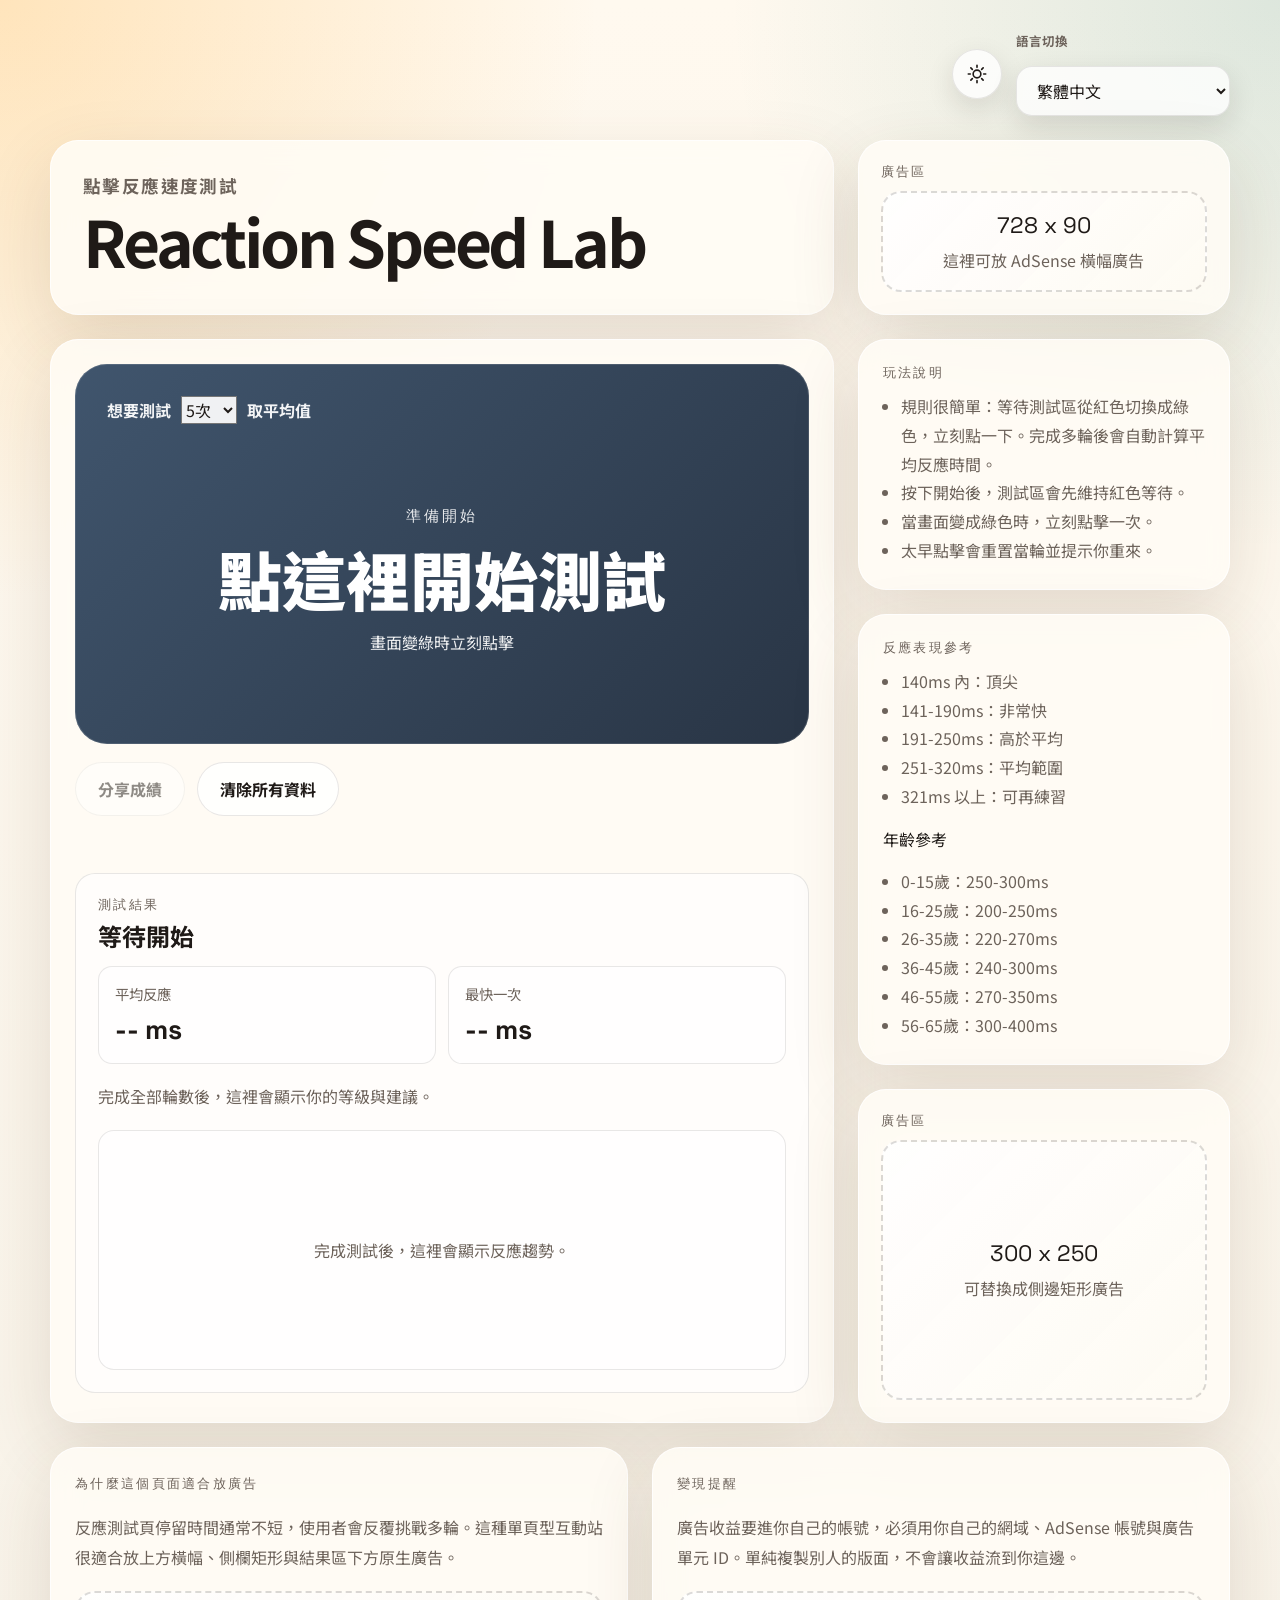
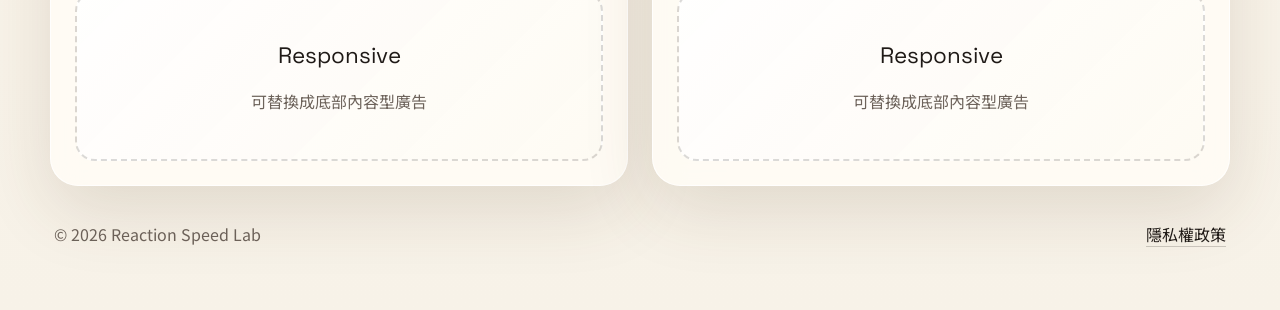
<file: index.html>
<!doctype html>
<html lang="zh-Hant">
  <head>
    <meta charset="UTF-8" />
    <meta name="viewport" content="width=device-width, initial-scale=1.0" />
    <title id="page-title">點擊反應速度測試</title>
    <meta
      id="meta-description"
      name="description"
      content="免費測試你的點擊反應速度。等待畫面變綠後立即點擊，完成多輪測試後取得平均反應時間與成績評語。"
    />
    <meta id="og-title" property="og:title" content="點擊反應速度測試" />
    <meta
      id="og-description"
      property="og:description"
      content="紅色待命、綠色點擊，快速測出你的平均反應速度。"
    />
    <meta property="og:type" content="website" />
    <link rel="preconnect" href="https://fonts.googleapis.com" />
    <link rel="preconnect" href="https://fonts.gstatic.com" crossorigin />
    <link
      href="https://fonts.googleapis.com/css2?family=Noto+Sans+TC:wght@400;500;700;900&family=Space+Grotesk:wght@500;700&display=swap"
      rel="stylesheet"
    />
    <link rel="stylesheet" href="./styles.css" />
    <script src="./adsense-config.js"></script>
  </head>
  <body>
    <div class="page-shell">
      <div class="topbar">
        <div class="control-group theme-switcher">
          <button id="theme-toggle-button" class="theme-icon-button" type="button" aria-label="切換主題" title="切換主題">
            <span id="theme-toggle-icon" class="theme-toggle-icon" aria-hidden="true"></span>
          </button>
        </div>
        <div class="control-group language-switcher">
          <label for="language-select" class="topbar-label" data-i18n="languageLabel">語言切換</label>
          <select id="language-select">
            <option value="zh-Hant">繁體中文</option>
            <option value="en">English</option>
            <option value="ja">日本語</option>
            <option value="ko">한국어</option>
          </select>
        </div>
      </div>

      <header class="hero">
        <div class="hero-copy">
          <p id="hero-subtitle" class="hero-subtitle">點擊反應速度測試</p>
          <h1 id="hero-title">Reaction Speed Lab</h1>
        </div>
        <aside class="ad-card">
          <p class="ad-label" data-i18n="adLabel">廣告區</p>
          <div class="ad-slot" data-adsense-unit="heroBanner" data-ad-format="horizontal">
            <div class="ad-placeholder">
              <span>728 x 90</span>
              <p data-i18n="heroAdText">這裡可放 AdSense 橫幅廣告</p>
            </div>
          </div>
        </aside>
      </header>

      <main class="layout">
        <section class="tester-panel">
          <div
            id="test-area"
            class="test-area is-idle"
            role="button"
            tabindex="0"
            aria-live="polite">
            <span class="test-area-toolbar">
              <span class="control-group control-group-inline control-group-inline-light">
                <label for="attempts">
                  <span data-i18n="attemptsLabelPrefix">想要測試</span>
                </label>
                <select id="attempts">
                  <option value="3">3次</option>
                  <option value="5" selected>5次</option>
                  <option value="10">10次</option>
                  <option value="15">15次</option>
                  <option value="20">20次</option>
                </select>
                <span data-i18n="attemptsLabelSuffix">次取平均值</span>
              </span>
            </span>
            <span class="test-area-content">
              <span class="phase">準備開始</span>
              <span class="message">點這裡開始測試</span>
              <span class="hint">畫面變綠時立刻點擊</span>
            </span>
          </div>

          <div class="actions">
            <button id="share-button" class="ghost-button" type="button" data-i18n="shareButton" disabled>分享成績</button>
            <button id="reset-button" class="ghost-button" type="button" data-i18n="resetButton">清除所有資料</button>
          </div>
          <p id="share-feedback" class="share-feedback" aria-live="polite"></p>

          <section class="results-card" aria-live="polite">
            <div class="results-head">
              <div>
                <p class="section-label" data-i18n="resultsLabel">測試結果</p>
                <h2 id="result-title">等待開始</h2>
              </div>
            </div>

            <div class="result-grid">
              <article>
                <span data-i18n="averageLabel">平均反應</span>
                <strong id="average-time">-- ms</strong>
              </article>
              <article>
                <span data-i18n="bestLabel">最快一次</span>
                <strong id="best-time">-- ms</strong>
              </article>
            </div>

            <p id="result-description" class="result-description">
              完成全部輪數後，這裡會顯示你的等級與建議。
            </p>

            <section id="trend-chart" class="trend-chart" aria-live="polite">
              <div id="trend-chart-empty" class="trend-chart-empty">完成測試後，這裡會顯示反應趨勢。</div>
              <svg id="trend-chart-svg" class="trend-chart-svg" viewBox="0 0 640 220" preserveAspectRatio="none"></svg>
            </section>
          </section>
        </section>

        <aside class="sidebar">
          <section class="info-card">
            <p class="section-label" data-i18n="howToPlayLabel">玩法說明</p>
            <ul id="how-to-play-list">
              <li>按下開始後，測試區會先維持紅色等待。</li>
              <li>當畫面變成綠色時，立刻點擊一次。</li>
              <li>太早點擊會重置當輪並提示你重來。</li>
            </ul>
          </section>

          <section class="info-card">
            <p class="section-label" data-i18n="rankingLabel">反應表現參考</p>
            <ul id="ranking-guide">
              <li>140ms 內：頂尖</li>
              <li>141-190ms：非常快</li>
              <li>191-250ms：高於平均</li>
              <li>251-320ms：平均範圍</li>
              <li>321ms 以上：可再練習</li>
            </ul>
            <p id="ranking-note">年齡參考</p>
            <ul id="ranking-age-guide">
              <li>0-15 歲：約 250-300 ms</li>
              <li>16-25 歲：約 200-250 ms</li>
              <li>26-35 歲：約 220-270 ms</li>
              <li>36-45 歲：約 240-300 ms</li>
              <li>46-55 歲：約 270-350 ms</li>
              <li>56-65 歲：約 300-400 ms</li>
            </ul>
          </section>

          <section class="ad-card side-ad">
            <p class="ad-label" data-i18n="adLabel">廣告區</p>
            <div class="ad-slot square" data-adsense-unit="sidebarRectangle" data-ad-format="rectangle">
              <div class="ad-placeholder">
                <span>300 x 250</span>
                <p data-i18n="sideAdText">可替換成側邊矩形廣告</p>
              </div>
            </div>
          </section>
        </aside>
      </main>

      <section class="content-grid">
        <article class="text-card">
          <p class="section-label" data-i18n="monetizeWhyLabel">為什麼這個頁面適合放廣告</p>
          <p id="monetize-why-text">
            反應測試頁停留時間通常不短，使用者會反覆挑戰多輪。這種單頁型互動站很適合放上方橫幅、側欄矩形與結果區下方原生廣告。
          </p>
          <div class="ad-slot content-ad-slot" data-adsense-unit="contentPrimary" data-ad-format="auto">
            <div class="ad-placeholder">
              <span>Responsive</span>
              <p data-i18n="contentAdText">可替換成底部內容型廣告</p>
            </div>
          </div>
        </article>
        <article class="text-card">
          <p class="section-label" data-i18n="monetizeNoteLabel">變現提醒</p>
          <p id="monetize-note-text">
            廣告收益要進你自己的帳號，必須用你自己的網域、AdSense 帳號與廣告單元 ID。單純複製別人的版面，不會讓收益流到你這邊。
          </p>
          <div class="ad-slot content-ad-slot" data-adsense-unit="contentSecondary" data-ad-format="auto">
            <div class="ad-placeholder">
              <span>Responsive</span>
              <p data-i18n="contentAdText">可替換成底部內容型廣告</p>
            </div>
          </div>
        </article>
      </section>

      <footer class="site-footer">
        <p id="footer-copy">© 2026 Reaction Speed Lab</p>
        <nav>
          <a href="./privacy.html" id="privacy-link">隱私權政策</a>
        </nav>
      </footer>
    </div>

    <script src="./script.js"></script>
    <script src="./adsense-loader.js"></script>
  </body>
</html>
</file>
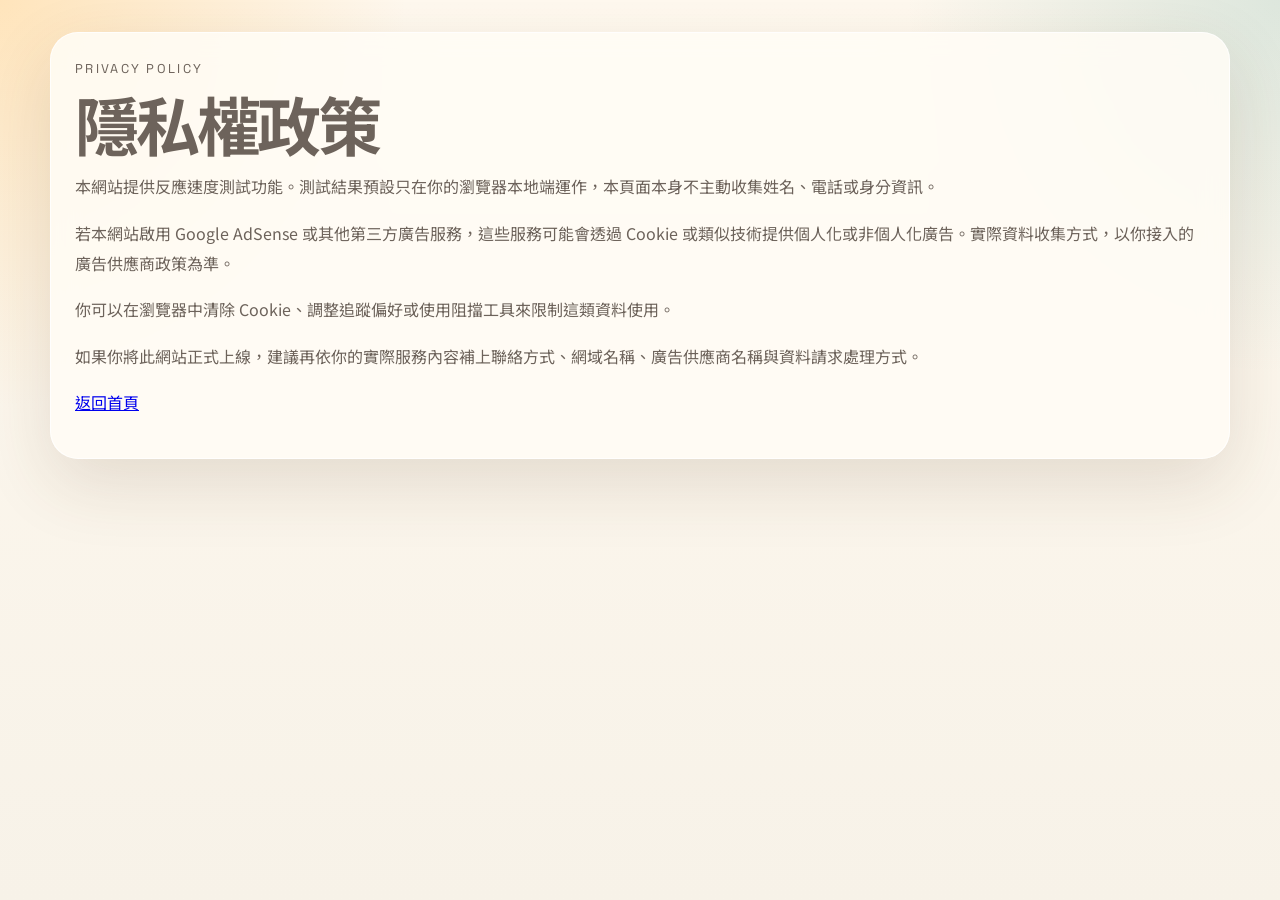
<file: privacy.html>
<!doctype html>
<html lang="zh-Hant">
  <head>
    <meta charset="UTF-8" />
    <meta name="viewport" content="width=device-width, initial-scale=1.0" />
    <title>隱私權政策</title>
    <link rel="preconnect" href="https://fonts.googleapis.com" />
    <link rel="preconnect" href="https://fonts.gstatic.com" crossorigin />
    <link
      href="https://fonts.googleapis.com/css2?family=Noto+Sans+TC:wght@400;500;700;900&family=Space+Grotesk:wght@500;700&display=swap"
      rel="stylesheet"
    />
    <link rel="stylesheet" href="./styles.css" />
  </head>
  <body>
    <div class="page-shell">
      <main class="text-card">
        <p class="section-label">Privacy Policy</p>
        <h1>隱私權政策</h1>
        <p>
          本網站提供反應速度測試功能。測試結果預設只在你的瀏覽器本地端運作，本頁面本身不主動收集姓名、電話或身分資訊。
        </p>
        <p>
          若本網站啟用 Google AdSense 或其他第三方廣告服務，這些服務可能會透過 Cookie 或類似技術提供個人化或非個人化廣告。實際資料收集方式，以你接入的廣告供應商政策為準。
        </p>
        <p>
          你可以在瀏覽器中清除 Cookie、調整追蹤偏好或使用阻擋工具來限制這類資料使用。
        </p>
        <p>
          如果你將此網站正式上線，建議再依你的實際服務內容補上聯絡方式、網域名稱、廣告供應商名稱與資料請求處理方式。
        </p>
        <p><a href="./index.html">返回首頁</a></p>
      </main>
    </div>
  </body>
</html>
</file>
<file: styles.css>
:root {
  --bg: #f7f2e8;
  --paper: rgba(255, 252, 245, 0.88);
  --ink: #1f1a17;
  --muted: #6d635b;
  --surface: rgba(255, 255, 255, 0.78);
  --surface-strong: rgba(255, 255, 255, 0.92);
  --panel: rgba(255, 255, 255, 0.66);
  --panel-strong: rgba(255, 255, 255, 0.84);
  --accent: #0f766e;
  --accent-soft: rgba(15, 118, 110, 0.12);
  --danger: #d9485f;
  --danger-soft: rgba(217, 72, 95, 0.14);
  --warning: #f59e0b;
  --line: rgba(31, 26, 23, 0.1);
  --card-border: rgba(255, 255, 255, 0.8);
  --hero-grad-a: rgba(255, 190, 92, 0.35);
  --hero-grad-b: rgba(15, 118, 110, 0.14);
  --body-grad-top: #fff9ef;
  --shadow: 0 24px 70px rgba(84, 57, 31, 0.14);
  --radius-xl: 28px;
  --radius-lg: 20px;
  --radius-md: 14px;
}

body.theme-dark {
  --bg: #0d1117;
  --paper: rgba(19, 24, 32, 0.96);
  --ink: #f5efe6;
  --muted: #9eabb8;
  --surface: rgba(35, 42, 52, 0.94);
  --surface-strong: rgba(42, 51, 63, 0.98);
  --panel: rgba(24, 30, 39, 0.94);
  --panel-strong: rgba(31, 38, 47, 0.98);
  --accent: #53c7bb;
  --accent-soft: rgba(83, 199, 187, 0.16);
  --line: rgba(244, 239, 231, 0.1);
  --card-border: rgba(255, 255, 255, 0.08);
  --hero-grad-a: rgba(247, 180, 81, 0.1);
  --hero-grad-b: rgba(83, 199, 187, 0.1);
  --body-grad-top: #151b24;
  --shadow: 0 24px 70px rgba(0, 0, 0, 0.46);
}

* {
  box-sizing: border-box;
}

html,
body {
  margin: 0;
  min-height: 100%;
}

body {
  font-family: "Noto Sans TC", sans-serif;
  color: var(--ink);
  background:
    radial-gradient(circle at top left, var(--hero-grad-a), transparent 26%),
    radial-gradient(circle at top right, var(--hero-grad-b), transparent 24%),
    linear-gradient(180deg, var(--body-grad-top) 0%, var(--bg) 100%);
}

body.is-focus-mode {
  overflow: hidden;
}

button,
select {
  font: inherit;
}

.page-shell {
  width: min(1180px, calc(100% - 32px));
  margin: 0 auto;
  padding: 32px 0 48px;
}

.topbar {
  display: flex;
  justify-content: flex-end;
  align-items: center;
  gap: 14px;
  margin-bottom: 24px;
}

.theme-switcher,
.language-switcher {
  min-width: 180px;
}

.topbar-label {
  margin: 0 0 8px;
  font-size: 0.78rem;
  font-weight: 700;
  letter-spacing: 0.08em;
  color: var(--muted);
}

.theme-switcher {
  min-width: auto;
  display: flex;
  align-items: center;
}

.theme-icon-button {
  width: 50px;
  height: 50px;
  display: inline-grid;
  place-items: center;
  border: 1px solid var(--line);
  border-radius: 999px;
  background: var(--surface);
  color: var(--ink);
  cursor: pointer;
  box-shadow: 0 10px 28px rgba(30, 24, 18, 0.12);
  transition:
    transform 140ms ease,
    border-color 140ms ease,
    background 140ms ease,
    box-shadow 140ms ease;
}

.theme-icon-button:hover {
  transform: translateY(-1px);
  border-color: color-mix(in srgb, var(--accent) 34%, var(--line) 66%);
  box-shadow: 0 14px 30px rgba(30, 24, 18, 0.16);
}

.theme-icon-button:focus-visible,
.topbar .control-group select:focus-visible {
  outline: 2px solid color-mix(in srgb, var(--accent) 70%, white 30%);
  outline-offset: 2px;
}

.theme-icon-button span {
  display: inline-grid;
  place-items: center;
  width: 22px;
  height: 22px;
}

.theme-toggle-icon svg {
  width: 22px;
  height: 22px;
  stroke: currentColor;
  fill: none;
  stroke-width: 1.8;
  stroke-linecap: round;
  stroke-linejoin: round;
}

.topbar .control-group select {
  min-height: 50px;
  width: 100%;
  padding: 0 44px 0 16px;
  background: var(--surface);
  color: var(--ink);
  border-color: var(--line);
  border-radius: 16px;
  box-shadow: 0 10px 28px rgba(30, 24, 18, 0.12);
}

.language-switcher {
  display: grid;
  align-content: center;
  gap: 0;
  min-width: 214px;
}

.hero {
  display: grid;
  grid-template-columns: minmax(0, 2fr) minmax(280px, 0.95fr);
  gap: 24px;
  align-items: stretch;
  margin-bottom: 24px;
}

.hero-copy,
.ad-card,
.tester-panel,
.info-card,
.text-card {
  background: var(--paper);
  backdrop-filter: blur(14px);
  border: 1px solid var(--card-border);
  border-radius: var(--radius-xl);
  box-shadow: var(--shadow);
}

.hero-copy {
  padding: 32px;
}

.hero-subtitle {
  margin: 0 0 10px;
  font-family: "Noto Sans TC", sans-serif;
  font-size: 1.1rem;
  font-weight: 700;
  letter-spacing: 0.08em;
  color: var(--muted);
}

.eyebrow,
.section-label,
.ad-label {
  margin: 0 0 10px;
  font-family: "Space Grotesk", sans-serif;
  font-size: 0.8rem;
  letter-spacing: 0.18em;
  text-transform: uppercase;
  color: var(--muted);
}

h1,
h2 {
  margin: 0;
  line-height: 1;
}

h1 {
  font-size: clamp(2.4rem, 5vw, 4.4rem);
  letter-spacing: -0.05em;
}

.intro {
  max-width: 52ch;
  margin: 18px 0 0;
  font-size: 1.05rem;
  line-height: 1.8;
  color: var(--muted);
}

.hero-stats {
  display: grid;
  grid-template-columns: repeat(3, minmax(0, 1fr));
  gap: 12px;
  margin-top: 28px;
}

.hero-stats div {
  padding: 16px;
  background: rgba(255, 255, 255, 0.7);
  border-radius: var(--radius-md);
  border: 1px solid var(--line);
}

.hero-stats strong {
  display: block;
  margin-bottom: 8px;
  font-family: "Space Grotesk", sans-serif;
  font-size: 1.5rem;
}

.hero-stats span {
  color: var(--muted);
  font-size: 0.92rem;
}

.ad-card {
  padding: 22px;
}

.hero .ad-card {
  display: flex;
  flex-direction: column;
}

.hero .ad-slot {
  flex: 1;
  min-height: 0;
}

.ad-slot {
  display: grid;
  place-items: center;
  min-height: 190px;
  border: 2px dashed rgba(31, 26, 23, 0.16);
  border-radius: var(--radius-lg);
  background:
    linear-gradient(135deg, var(--surface-strong), color-mix(in srgb, var(--paper) 85%, var(--bg) 15%));
  text-align: center;
  color: var(--muted);
}

.ad-placeholder {
  display: grid;
  place-items: center;
  gap: 8px;
  padding: 18px;
}

.ad-placeholder p {
  margin: 0;
}

.ad-slot span {
  display: block;
  font-family: "Space Grotesk", sans-serif;
  font-size: 1.4rem;
  color: var(--ink);
}

.ad-slot.square {
  min-height: 260px;
}

.content-ad-slot {
  margin-top: 18px;
  min-height: 170px;
}

.ad-slot[data-adsense-status="ready"] {
  display: block;
  padding: 0;
  border-style: solid;
}

.ad-slot[data-adsense-status="ready"] .ad-placeholder {
  display: none;
}

.ad-slot[data-adsense-status="error"] ins.adsbygoogle {
  display: none !important;
}

.ad-slot ins.adsbygoogle {
  display: block;
  width: 100%;
  min-height: 90px;
}

.ad-slot.square ins.adsbygoogle {
  min-height: 250px;
}

.content-ad-slot ins.adsbygoogle {
  min-height: 160px;
}

.layout {
  display: grid;
  grid-template-columns: minmax(0, 2fr) minmax(280px, 0.95fr);
  gap: 24px;
}

.tester-panel {
  padding: 24px;
}

.controls {
  display: flex;
  align-items: center;
  flex-wrap: wrap;
  gap: 12px;
  margin-bottom: 16px;
}

.control-group {
  display: grid;
  gap: 8px;
}

.control-group-inline {
  display: flex;
  align-items: center;
  flex-wrap: nowrap;
  gap: 10px;
}

.control-group-inline label {
  margin: 0;
}

.control-group-inline span {
  font-weight: 700;
  white-space: nowrap;
}

.control-group-inline select {
  flex: 0 0 auto;
}

.control-group-inline-light {
  color: rgba(255, 255, 255, 0.94);
}

.control-group-inline-light select {
  color: var(--ink);
  background: var(--surface-strong);
}

.controls label {
  font-weight: 700;
}

.controls select {
  border: 1px solid var(--line);
  border-radius: 999px;
  padding: 10px 16px;
  background: var(--surface);
}

.test-area {
  width: 100%;
  min-height: 380px;
  border: 0;
  border-radius: 32px;
  padding: 32px;
  display: flex;
  flex-direction: column;
  align-items: stretch;
  justify-content: space-between;
  gap: 24px;
  text-align: left;
  color: white;
  cursor: pointer;
  transition:
    transform 160ms ease,
    box-shadow 160ms ease;
}

.test-area-toolbar {
  display: flex;
  justify-content: flex-start;
  position: relative;
  z-index: 2;
}

.test-area-toolbar[hidden] {
  display: none;
}

.test-area-content {
  flex: 1;
  min-height: 0;
  display: grid;
  place-items: center;
  align-content: center;
  gap: 18px;
  text-align: center;
}

.test-area:hover {
  transform: translateY(-2px);
}

.test-area .phase {
  font-family: "Space Grotesk", sans-serif;
  font-size: 0.95rem;
  text-transform: uppercase;
  letter-spacing: 0.18em;
  opacity: 0.9;
}

.test-area .message {
  font-size: clamp(2rem, 5vw, 4rem);
  font-weight: 900;
  line-height: 1.05;
}

.test-area .hint {
  font-size: 1rem;
  opacity: 0.92;
}

.test-area.is-idle {
  background: linear-gradient(135deg, #40556d, #293545);
  box-shadow: inset 0 0 0 1px rgba(255, 255, 255, 0.12);
}

.test-area.is-pause {
  background: linear-gradient(135deg, #40556d, #293545);
  box-shadow: inset 0 0 0 1px rgba(255, 255, 255, 0.12);
}

.test-area.is-waiting {
  background: linear-gradient(135deg, #cb334d, #811f3d);
}

.test-area.is-ready {
  background: linear-gradient(135deg, #0f9f7c, #0d6f5a);
}

.test-area.is-fault {
  background: linear-gradient(135deg, #f59e0b, #d97706);
}

.actions {
  display: flex;
  gap: 12px;
  margin: 18px 0 24px;
}

.primary-button,
.ghost-button {
  border: 0;
  border-radius: 999px;
  padding: 14px 22px;
  font-weight: 700;
  cursor: pointer;
}

.primary-button {
  color: white;
  background: linear-gradient(135deg, #1f7a67, #144e42);
}

.ghost-button {
  color: var(--ink);
  background: var(--surface);
  border: 1px solid var(--line);
}

.ghost-button:disabled {
  opacity: 0.5;
  cursor: not-allowed;
}

.share-feedback {
  min-height: 1.4em;
  margin: -8px 0 20px;
  color: var(--muted);
  font-size: 0.92rem;
}

.results-card {
  padding: 22px;
  border-radius: var(--radius-lg);
  background: var(--panel);
  border: 1px solid var(--line);
}

.results-head {
  display: flex;
  justify-content: space-between;
  gap: 16px;
  align-items: start;
}

.result-grid {
  display: grid;
  grid-template-columns: repeat(2, minmax(0, 1fr));
  gap: 12px;
  margin-top: 18px;
}

.result-grid article {
  padding: 16px;
  border-radius: var(--radius-md);
  background: var(--panel-strong);
  border: 1px solid var(--line);
}

.result-grid span {
  display: block;
  font-size: 0.9rem;
  color: var(--muted);
}

.result-grid strong {
  display: block;
  margin-top: 8px;
  font-family: "Space Grotesk", sans-serif;
  font-size: 1.7rem;
}

.result-description {
  margin: 18px 0 0;
  color: var(--muted);
  line-height: 1.8;
}

.trend-chart {
  margin-top: 20px;
  min-height: 240px;
  padding: 14px;
  border-radius: 16px;
  background: var(--panel-strong);
  border: 1px solid var(--line);
}

.trend-chart-empty {
  min-height: 210px;
  display: grid;
  place-items: center;
  color: var(--muted);
  text-align: center;
}

.trend-chart-svg {
  display: none;
  width: 100%;
  height: 210px;
}

.trend-chart.has-data .trend-chart-empty {
  display: none;
}

.trend-chart.has-data .trend-chart-svg {
  display: block;
}

.sidebar {
  display: grid;
  gap: 24px;
}

.info-card {
  padding: 24px;
}

.info-card ul {
  margin: 0;
  padding-left: 18px;
  color: var(--muted);
  line-height: 1.8;
}

.content-grid {
  margin-top: 24px;
  display: grid;
  grid-template-columns: repeat(2, minmax(0, 1fr));
  gap: 24px;
}

.text-card {
  padding: 24px;
  line-height: 1.9;
  color: var(--muted);
}

.site-footer {
  display: flex;
  justify-content: space-between;
  align-items: center;
  gap: 16px;
  padding: 20px 4px 0;
  color: var(--muted);
}

.site-footer a {
  color: var(--ink);
  text-decoration: none;
  border-bottom: 1px solid rgba(31, 26, 23, 0.2);
}

body.is-focus-mode .topbar,
body.is-focus-mode .hero,
body.is-focus-mode .sidebar,
body.is-focus-mode .content-grid,
body.is-focus-mode .site-footer,
body.is-focus-mode .results-card,
body.is-focus-mode .actions {
  display: none;
}

body.is-focus-mode .page-shell {
  width: 100%;
  max-width: none;
  padding: 0;
}

body.is-focus-mode .layout {
  display: block;
}

body.is-focus-mode .tester-panel {
  padding: 0;
  background: transparent;
  border: 0;
  box-shadow: none;
  backdrop-filter: none;
}

body.is-focus-mode .test-area {
  min-height: 100dvh;
  border-radius: 0;
  padding: 24px;
}

@media (max-width: 920px) {
  .hero,
  .layout,
  .content-grid {
    grid-template-columns: 1fr;
  }

  .hero-stats,
  .result-grid {
    grid-template-columns: 1fr;
  }

  .test-area {
    min-height: 320px;
  }
}

@media (max-width: 640px) {
  .page-shell {
    width: min(100% - 20px, 1180px);
    padding-top: 20px;
  }

  .hero-copy,
  .tester-panel,
  .info-card,
  .ad-card,
  .text-card {
    padding: 18px;
  }

  .results-head,
  .actions,
  .site-footer {
    flex-direction: column;
    align-items: start;
  }

  .controls,
  .control-group {
    width: 100%;
  }

  .control-group-inline {
    flex-wrap: wrap;
    gap: 8px;
  }

  .topbar {
    justify-content: space-between;
    align-items: start;
  }

  .language-switcher {
    width: 100%;
  }

  .controls select {
    width: 100%;
  }

  .test-area {
    padding: 20px;
  }

  .test-area-toolbar {
    width: 100%;
  }

  .control-group-inline-light {
    width: 100%;
  }

  .test-area .message {
    font-size: 2.3rem;
  }
}
</file>
